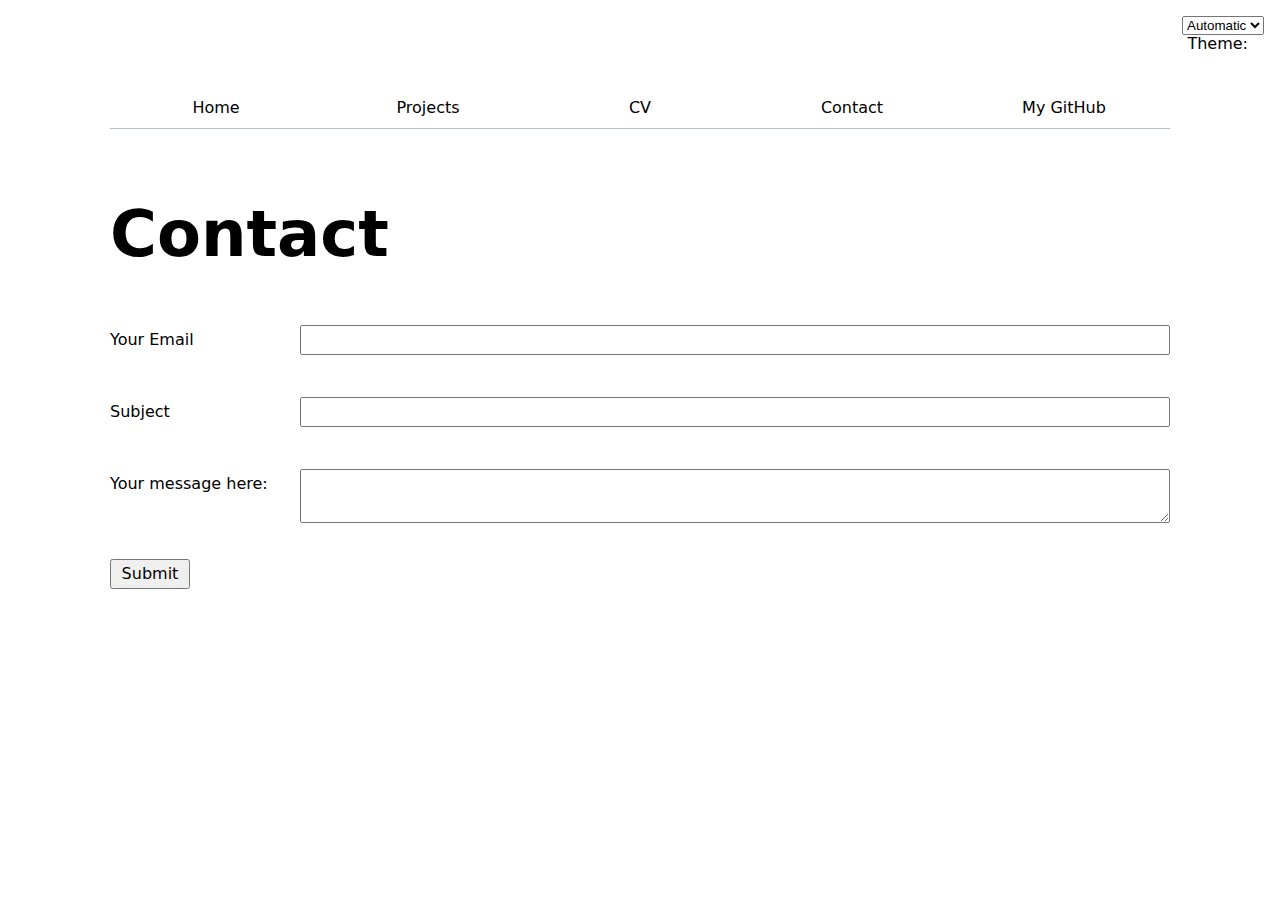
<file: contact/index.html>
<!DOCTYPE html>
<html lang="en">
<head>
    <meta charset="UTF-8">
    <meta name="viewport" content="width=device-width, initial-scale=1.0">
    <title>Contact</title>
    <link href="../style.css" rel="stylesheet" />
    <script type="module" src="../global.js"></script>
</head>
<body>
    <h1>Contact</h1>
    <form action="mailto:adi_kup@mit.edu"
        method="GET">
        <label for="email" >Your Email</label>
        <input type="email" id="email" name="email"> </input>
        <label for="subject">Subject</label>
        <input name="subject" id="subject"> </input>
        <label for="body">Your message here:</label>
        <textarea name="body"></textarea> 
        <button class="buttons" type="submit" is="submit">Submit</button>
    </form>
</body>
</html>
</file>
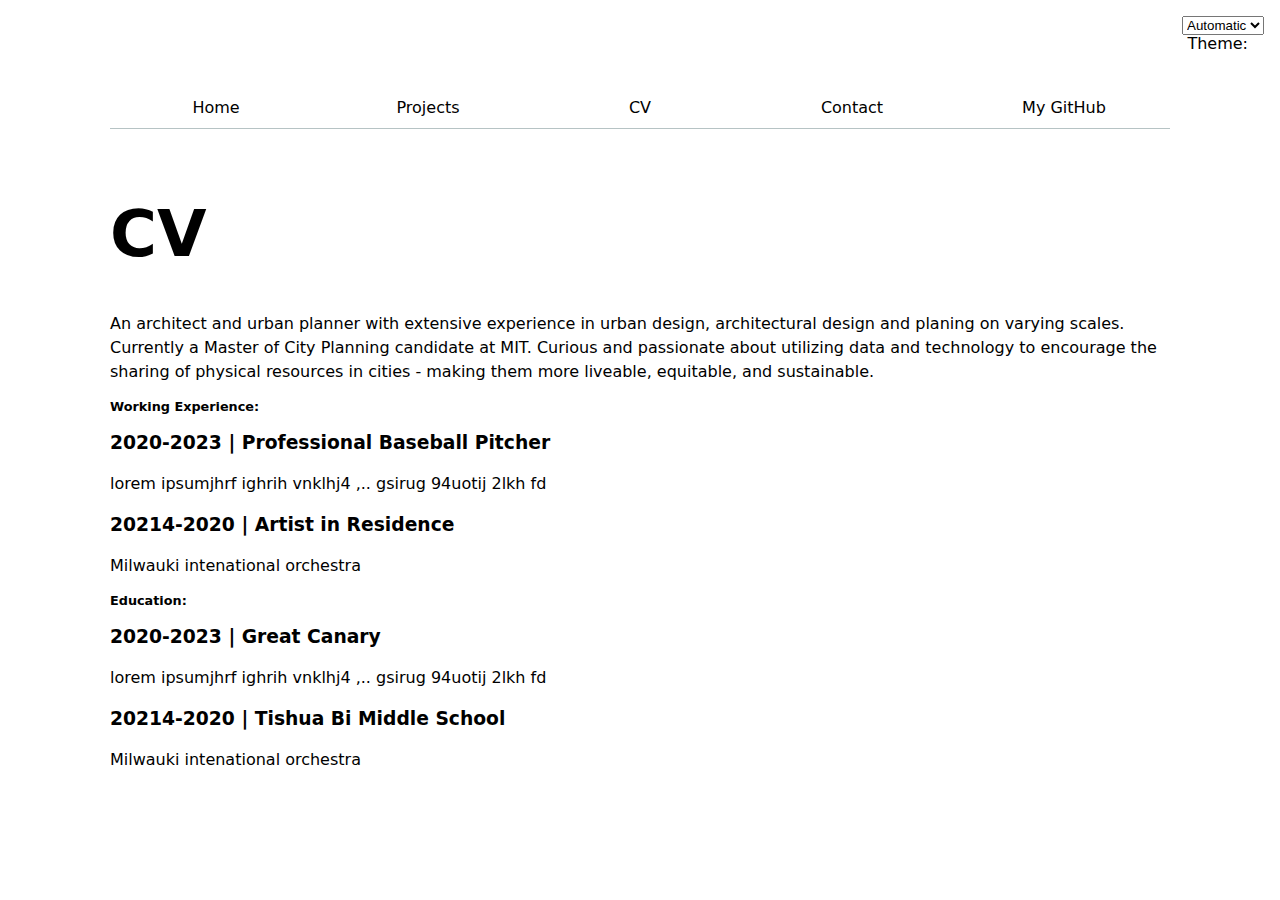
<file: CV/index.html>
<!DOCTYPE html>
<html lang="en">
<head>
    <meta charset="UTF-8">
    <meta name="viewport" content="width=device-width, initial-scale=1.0">
    <title>Document</title>
    <link href="../style.css" rel="stylesheet" />
    <script type="module" src="../global.js"></script>
</head>
<body>
    <h1>CV</h1>
    <section>
        <p>An architect and urban planner with extensive experience in urban design, architectural design and planing on varying scales. Currently 
            a Master of City Planning candidate at MIT. Curious and passionate about utilizing data and technology to encourage the sharing of physical resources in cities - making them
            more liveable, equitable, and sustainable.</p>
    </section>

    <section>
        <h2>Working Experience:</h2>
        <h3>2020-2023 | Professional Baseball Pitcher</h3>
        <p>lorem ipsumjhrf ighrih vnklhj4 ,.. gsirug 94uotij 2lkh fd</p>

        <h3>20214-2020 | Artist in Residence</h3>
        <p>Milwauki intenational orchestra </p>
    </section>

    <section>
        <h2>Education:</h2>
        <h3>2020-2023 | Great Canary</h3>
        <p>lorem ipsumjhrf ighrih vnklhj4 ,.. gsirug 94uotij 2lkh fd</p>

        <h3>20214-2020 | Tishua Bi Middle School</h3>
        <p>Milwauki intenational orchestra </p>
    </section>
</body>
</html>
</file>
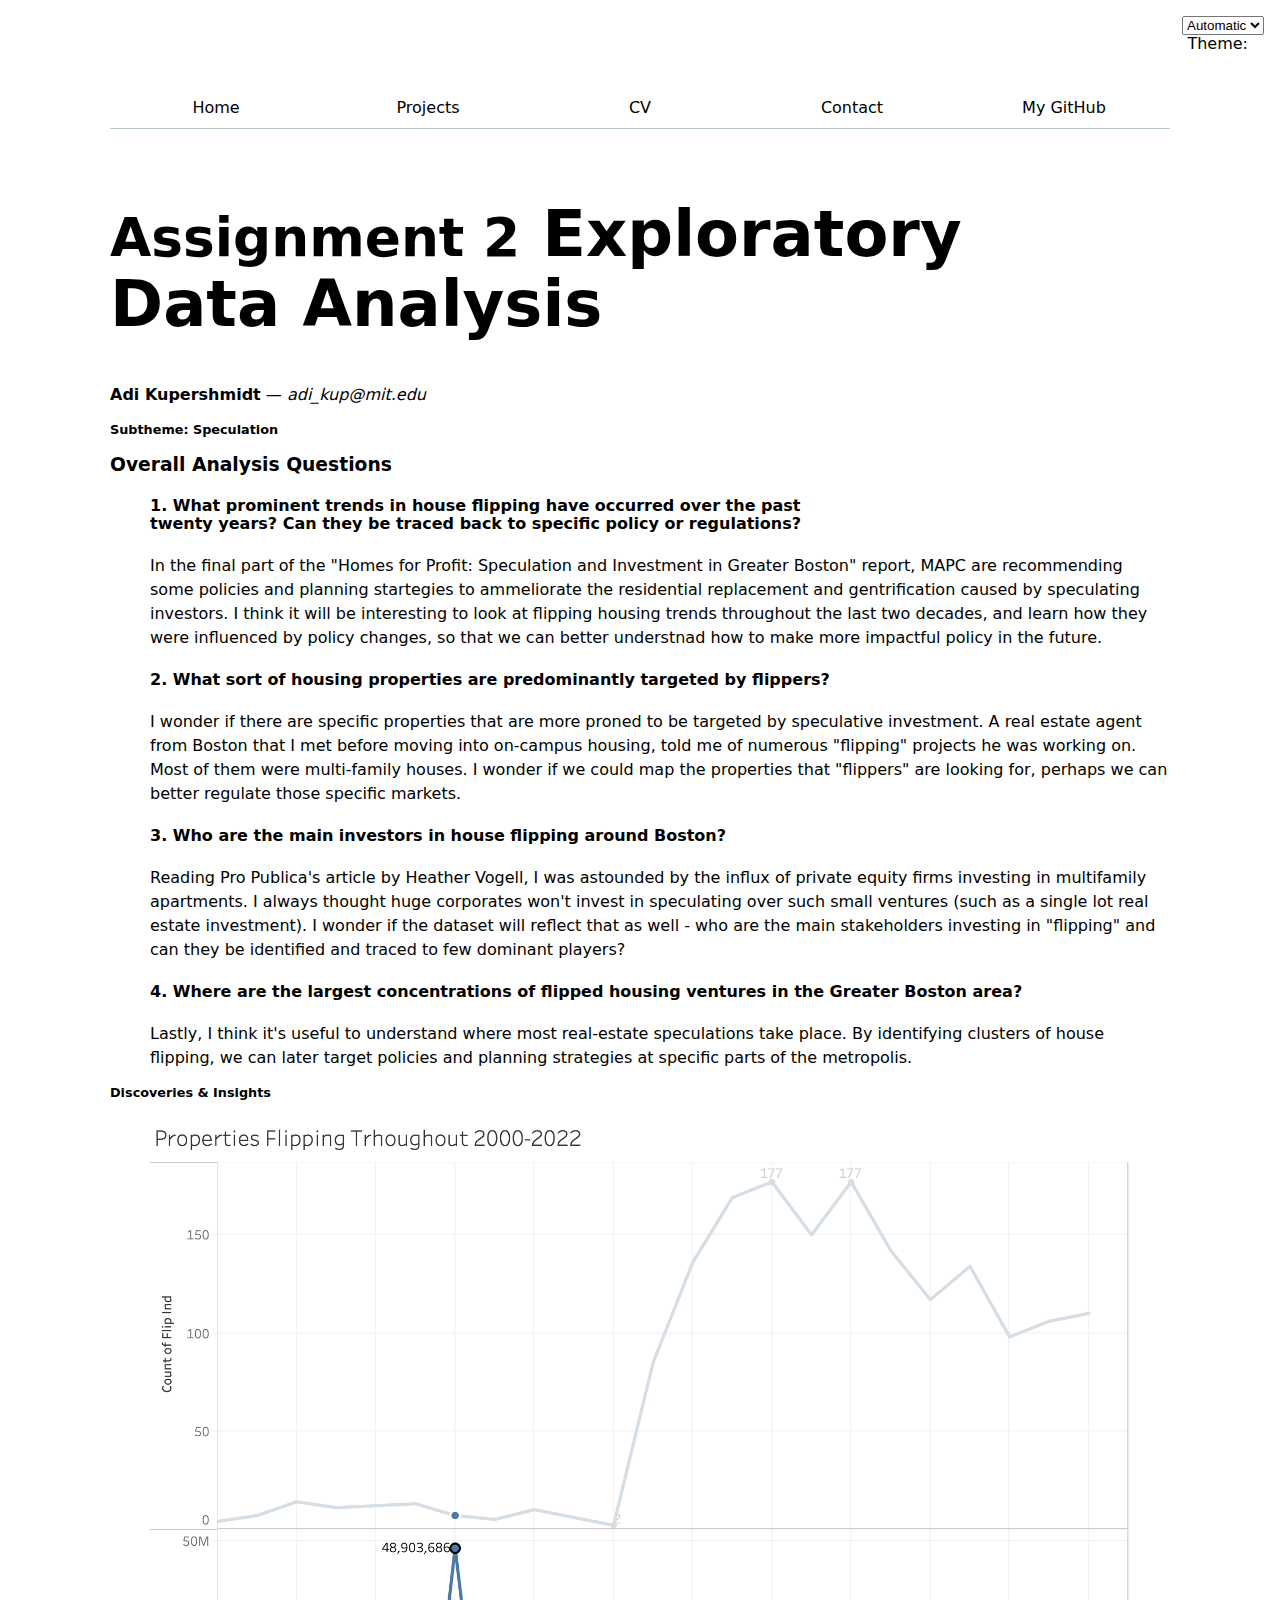
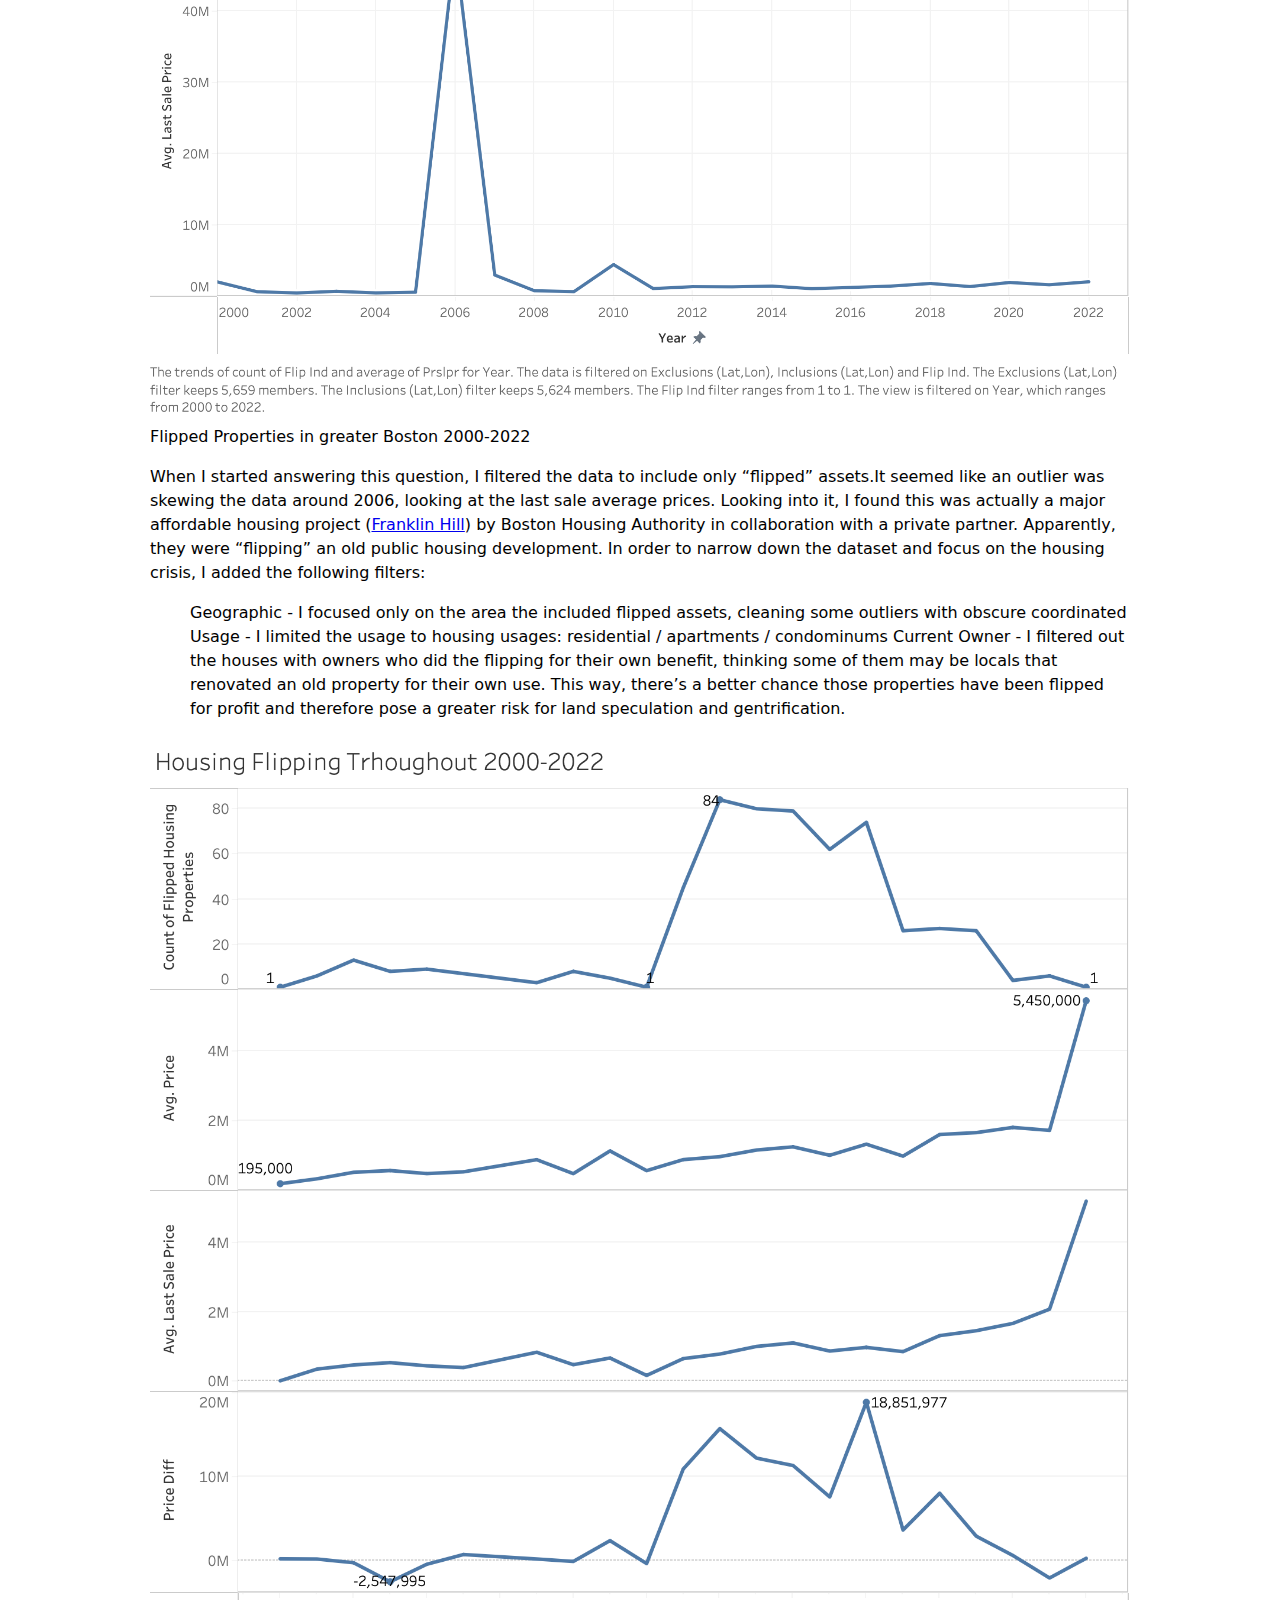
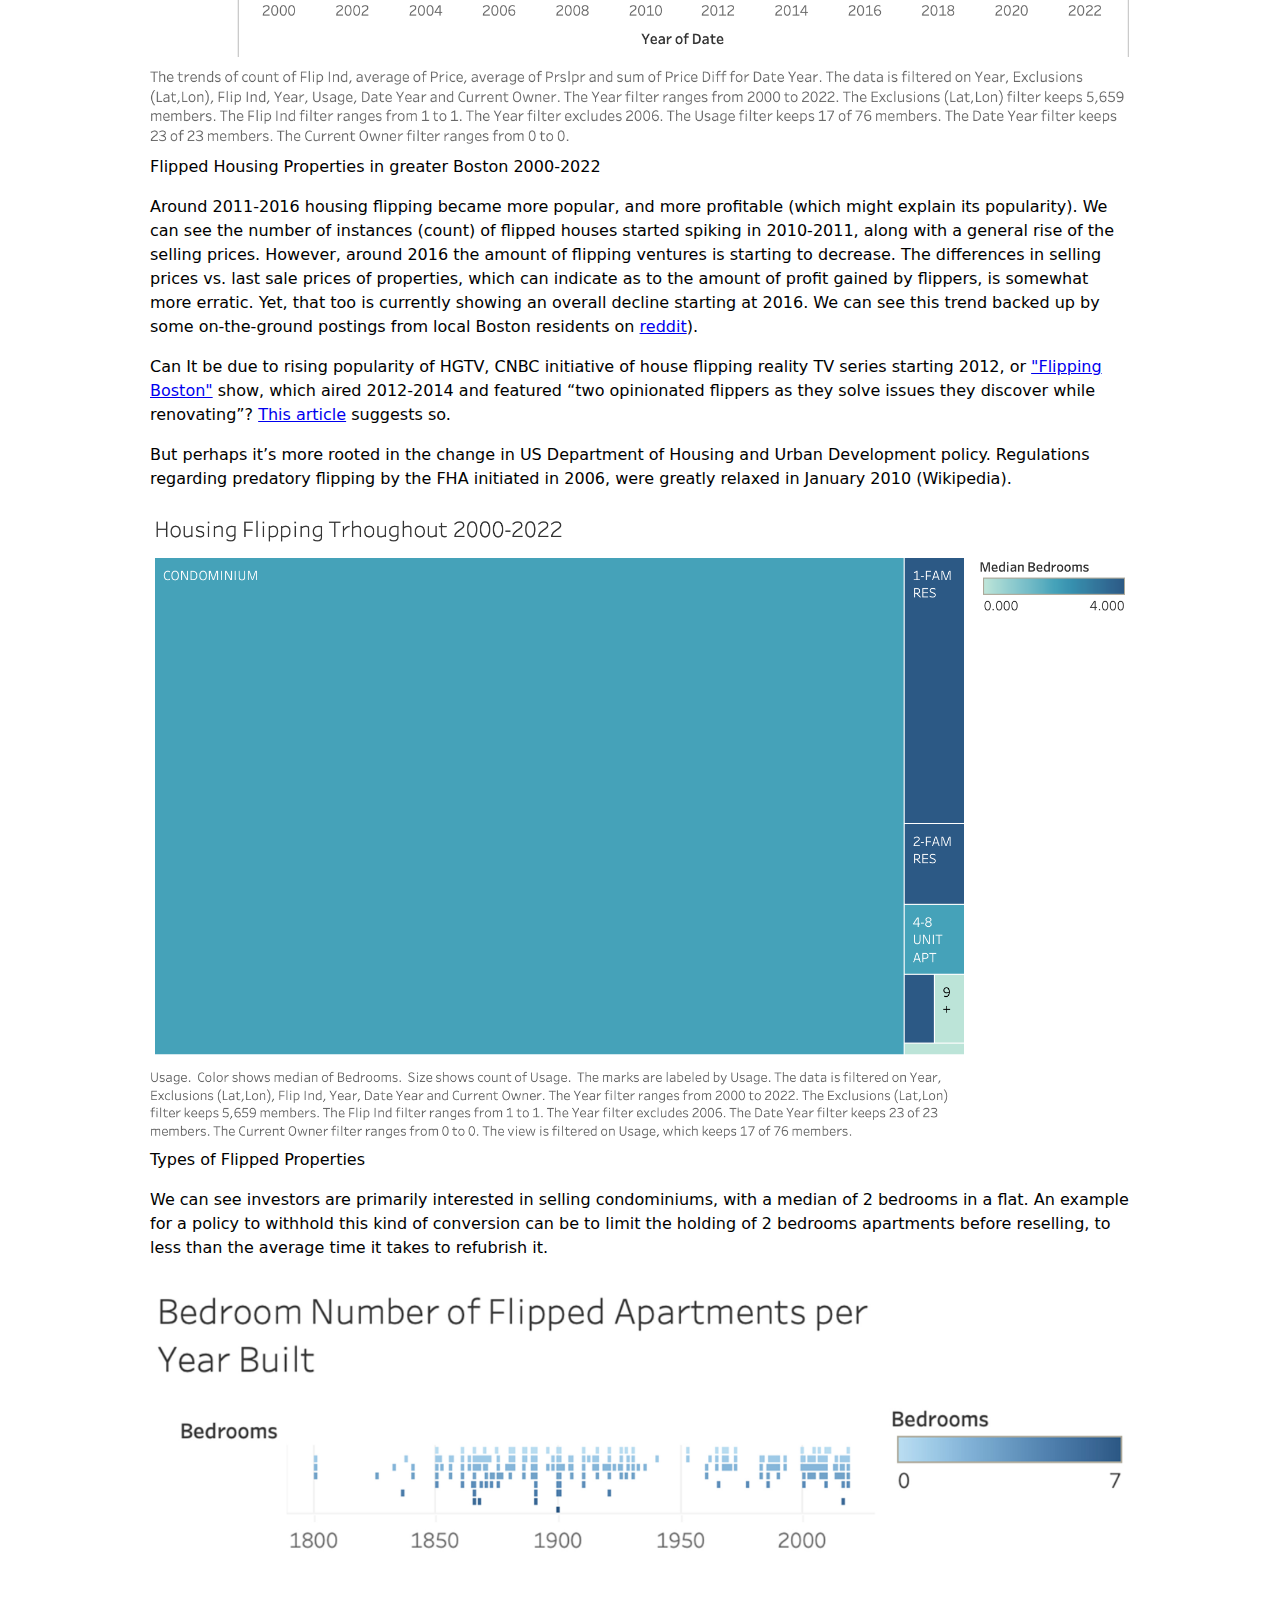
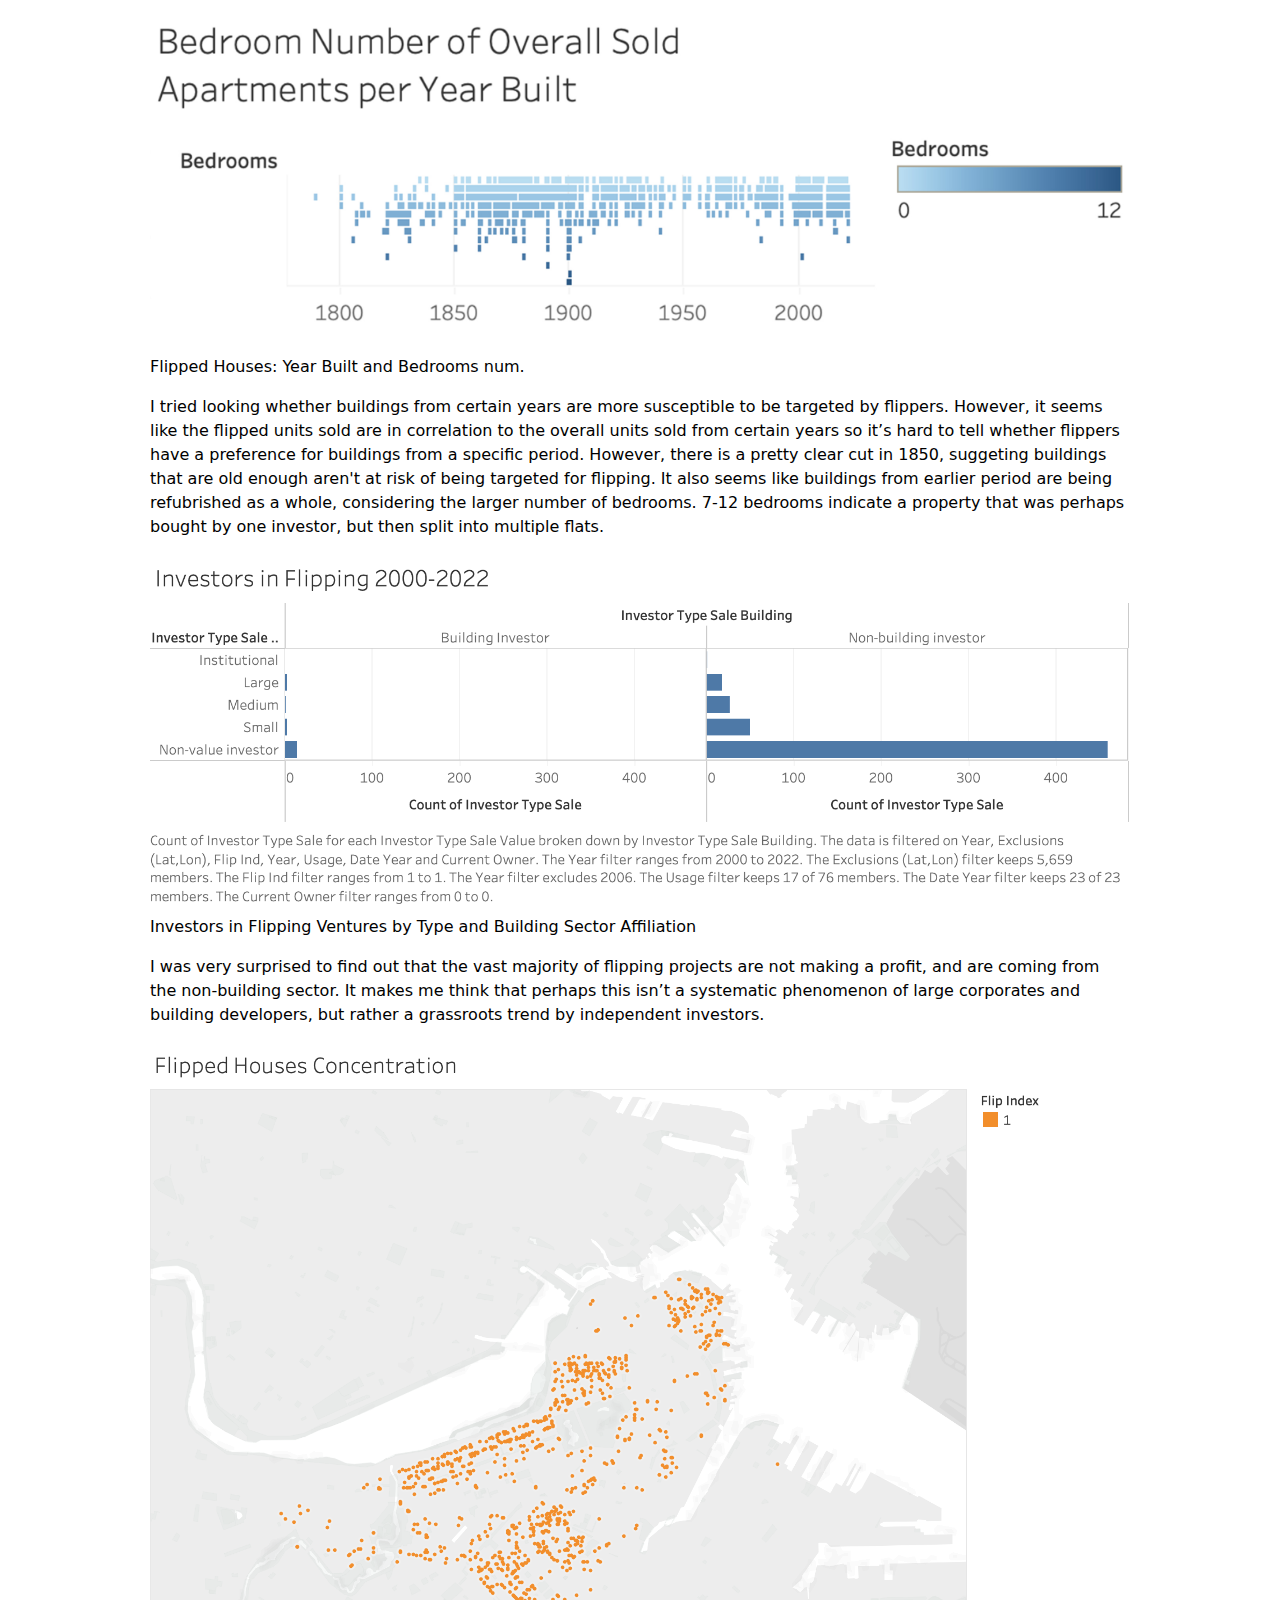
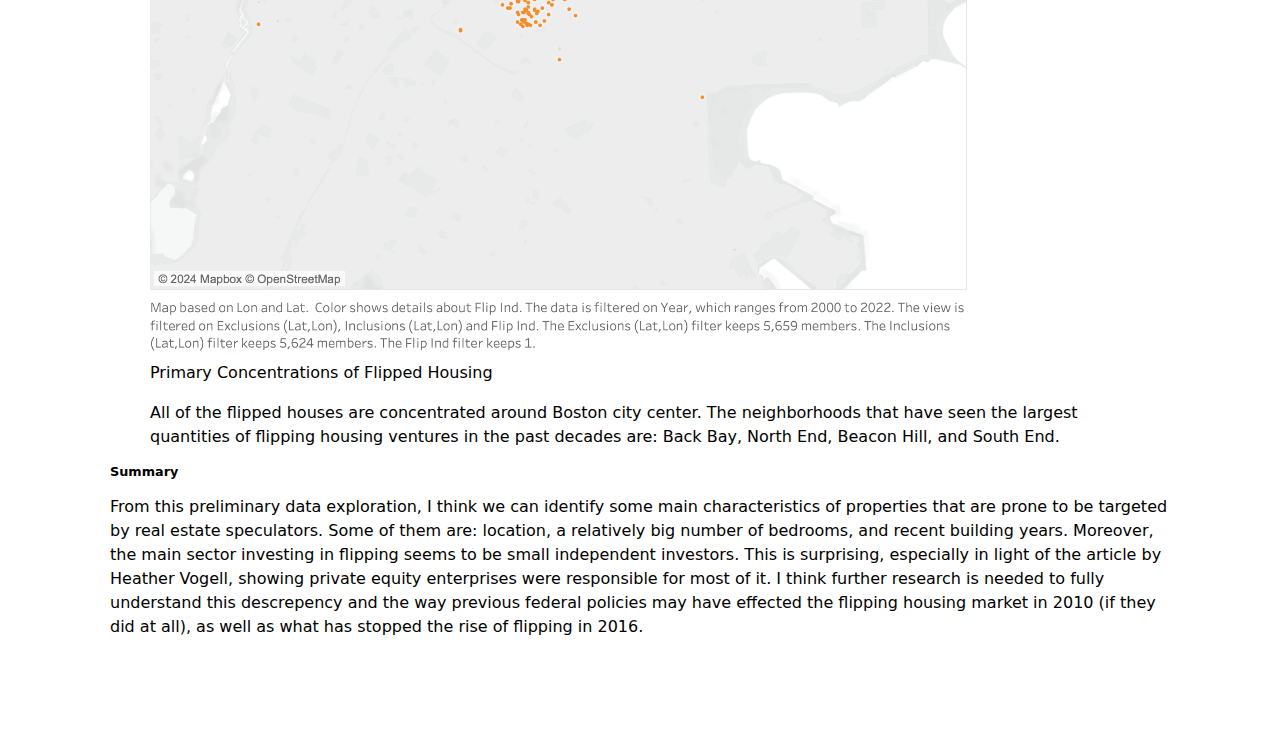
<file: projects/A2/index.html>
<!DOCTYPE html>
<html lang="en">
<head>
    <meta charset="UTF-8">
    <meta name="viewport" content="width=device-width, initial-scale=1.0">
    <title>A2 Assignment</title>
    <link href="/../style.css" rel="stylesheet" />
   <link rel="stylesheet" href="https://vis-society.github.io/assignments/report.css" />
   <script type="module" src="/../global.js"></script>
</head>
<body>
        <!DOCTYPE HTML>
        <html lang="en">
        <body>
            <header>
                <h1>
                    <small>Assignment 2</small>
                    Exploratory Data Analysis
                </h1>
        
                <p>
                    <strong>Adi Kupershmidt</strong> — <em>adi_kup@mit.edu</em>
                </p>
            </header>
            <main>
                <section>
                    <h2>Subtheme: Speculation</h2>
        
                    <h3>Overall Analysis Questions</h3>
                    <ol>
                        <li><h4>1. What prominent trends in house flipping have occurred over the past twenty years? Can they be traced back to specific policy or regulations?</h4>
                        <p>In the final part of the "Homes for Profit: Speculation and Investment in Greater Boston" report, MAPC are recommending some policies and planning startegies to ammeliorate 
                            the residential replacement and gentrification caused by speculating investors. I think it will be interesting to look at flipping housing trends throughout the last two decades,
                            and learn how they were influenced by policy changes, so that we can better understnad how to make more impactful policy in the future. </p></li>

                        <li><h4>2. What sort of housing properties are predominantly targeted by flippers?</h4>
                        <p>I wonder if there are specific properties that are more proned to be targeted by speculative investment. A real estate agent from Boston that I met before
                            moving into on-campus housing, told me of numerous "flipping" projects he was working on. Most of them were multi-family houses. I wonder if we could map 
                            the properties that "flippers" are looking for, perhaps we can better regulate those specific markets.
                        </p></li>
                        <li><h4>3. Who are the main investors in house flipping around Boston?</h4>
                        <p>Reading Pro Publica's article by Heather Vogell, I was astounded by the influx of private equity firms investing in multifamily apartments. I always thought 
                            huge corporates won't invest in speculating over such small ventures (such as a single lot real estate investment). I wonder if the dataset will reflect that 
                            as well - who are the main stakeholders investing in "flipping" and can they be identified and traced to few dominant players?
                        </p></li>
                        <li><h4>4. Where are the largest concentrations of flipped housing ventures in the Greater Boston area?</h4>
                        <p>Lastly, I think it's useful to understand where most real-estate speculations take place. By identifying clusters of house flipping, we can later target policies
                            and planning strategies at specific parts of the metropolis.
                        </p></li>
                    </ol>
                </section>
        
                <section>
                    <h2>Discoveries & Insights</h2>
        
                    <figure>
                        <img src="Graphs/Assets_flipping.png" alt="" style="max-width: 100%;"/>
                        <figcaption>
                        Flipped Properties in greater Boston 2000-2022
                        </figcaption>
                        <p><caption>When I started answering this question, I filtered the data to include only “flipped” assets.It seemed like an outlier was 
                            skewing the data around 2006, looking at the last sale average prices. Looking into it, I found this was actually a major affordable 
                            housing project (<a href="https://www.bostonhousing.org/en/Departments/Planning-and-Real-Estate-Development/Mixed-Finance-Development/Franklin-Hill.aspx">Franklin Hill</a>) by Boston 
                            Housing Authority in collaboration with a private partner. Apparently, they were “flipping” an old public housing development. 

                            In order to narrow down the dataset and focus on the housing crisis, I added the following filters:
                            <ol>
                                <li>Geographic - I focused only on the area the included flipped assets, cleaning some outliers with obscure coordinated</li>
                                <li>Usage - I limited the usage to housing usages: residential / apartments / condominums</li>
                                <li>Current Owner - I filtered out the houses with owners who did the flipping for their own benefit, thinking some of them may be locals that renovated an old property for their own use. This way, there’s a better chance
                                     those properties have been flipped for profit and therefore pose a greater risk for land speculation and gentrification. </li>
                            </ol>
                             </caption></p>
                    </figure>
        
                    <figure>
                        <img src="Graphs/Only Housing.png" alt="" style="max-width: 100%;"/>
                        <figcaption>
                        Flipped Housing Properties in greater Boston 2000-2022
                        </figcaption>
                        <p><caption> Around 2011-2016 housing flipping became more popular, and more profitable (which might explain its popularity). We can see the number of instances (count) of flipped houses 
                            started spiking in 2010-2011, along with a general rise of the selling prices. 
                            However, around 2016 the amount of flipping ventures is starting to decrease. The differences in selling prices vs. last sale prices of properties, which can indicate as to the amount 
                            of profit gained by flippers, is somewhat more erratic. Yet, that too is currently showing an overall decline starting at 2016. 
                            We can see this trend backed up by some on-the-ground postings from local Boston residents on  
                            <a href="//www.reddit.com/r/RealEstate/comments/5q3vmx/fthb_dealing_with_terrible_flipper_trend_in_the/">reddit</a>).</caption></p> 
                            <p>Can It be due to rising popularity of HGTV, 
                                CNBC initiative of house flipping reality TV series starting 2012, or <a href="https://www.imdb.com/title/tt2201533/">"Flipping Boston"</a> show, which aired 2012-2014 and featured “two opinionated 
                                flippers as they solve issues they discover while renovating”?  <a href="https://www.boston.com/real-estate/home-improvement/2018/06/15/for-house-flippers-reality-meets-reality-tv/">This article</a> suggests so. </p>

                                <p>But perhaps it’s more rooted in the change in US Department of Housing and Urban Development policy. Regulations regarding predatory flipping by the FHA initiated in 2006, were greatly relaxed in January 2010 (Wikipedia). 
                                </p>
                    </figure>
        
                    <figure>
                        <img src="Graphs/types of properties.png" alt="" style="max-width: 100%;"/>
                        <figcaption>
                        Types of Flipped Properties 
                        </figcaption>
                        <p><caption>We can see investors are primarily interested in selling condominiums, with a median of 2 bedrooms in a flat. An example for a policy to withhold this kind of
                            conversion can be to limit the holding of 2 bedrooms apartments before reselling, to less than the average time it takes to refubrish it.
                        </caption></p>
                    </figure>
        
                    <figure>
                        <img src="Graphs/Yearbuilt.jpg" alt="" style="max-width: 100%;"/>
                        <figcaption>
                        Flipped Houses: Year Built and Bedrooms num.
                        </figcaption>
                        <p><caption>I tried looking whether buildings from certain years are more susceptible to be targeted by flippers. However, it seems like the flipped units sold are in correlation to the overall units sold from 
                            certain years so it’s hard to tell whether flippers have a preference for buildings from a specific period. However, there is a pretty clear cut in 1850, suggeting buildings that are old enough aren't at risk 
                            of being targeted for flipping. It also seems like buildings from earlier period are being refubrished as a whole, considering the larger number of bedrooms. 7-12 bedrooms indicate a property that was perhaps bought by one
                            investor, but then split into multiple flats.</caption></p>
                    </figure>
        
                    <figure>
                        <img src="Graphs/Investors_bldg.png" alt="" style="max-width: 100%;"/>
                        <figcaption>
                        Investors in Flipping Ventures by Type and Building Sector Affiliation
                        </figcaption>
                        <p><caption>I was very surprised to find out that the vast majority of flipping projects are not making a profit, and are coming from the non-building sector. It makes me think that perhaps this isn’t 
                            a systematic phenomenon of large corporates and building developers, but rather a grassroots trend by independent investors.</caption></p>
                    </figure>
        
                    <figure>
                        <img src="Graphs/map.png" alt="" style="max-width: 100%;"/>
                        <figcaption>
                        Primary Concentrations of Flipped Housing
                        </figcaption>
                        <p><caption>All of the flipped houses are concentrated around Boston city center. The neighborhoods that have seen the largest quantities 
                            of flipping housing ventures in the past decades are: Back Bay, North End, Beacon Hill, and South End. </caption></p>
                    </figure>
        
                
                </section>
        
                <section>
                    <h2>Summary</h2>
                    <p>From this preliminary data exploration, I think we can identify some main characteristics of properties that are prone to be targeted by real estate speculators. Some of them are: location, a relatively 
                      big number of bedrooms, and recent building years. Moreover, the main sector investing in flipping seems to be small independent investors. This is surprising, especially in light 
                      of the article by Heather Vogell, showing private equity enterprises were responsible for most of it. I think further research is needed to fully understand this descrepency and the way previous
                      federal policies may have effected the flipping housing market in 2010 (if they did at all), as well as what has stopped the rise of flipping in 2016.
                    </p>
                </section>
            </main>
        </body>
        </html>
        
</body>
</html>
</file>
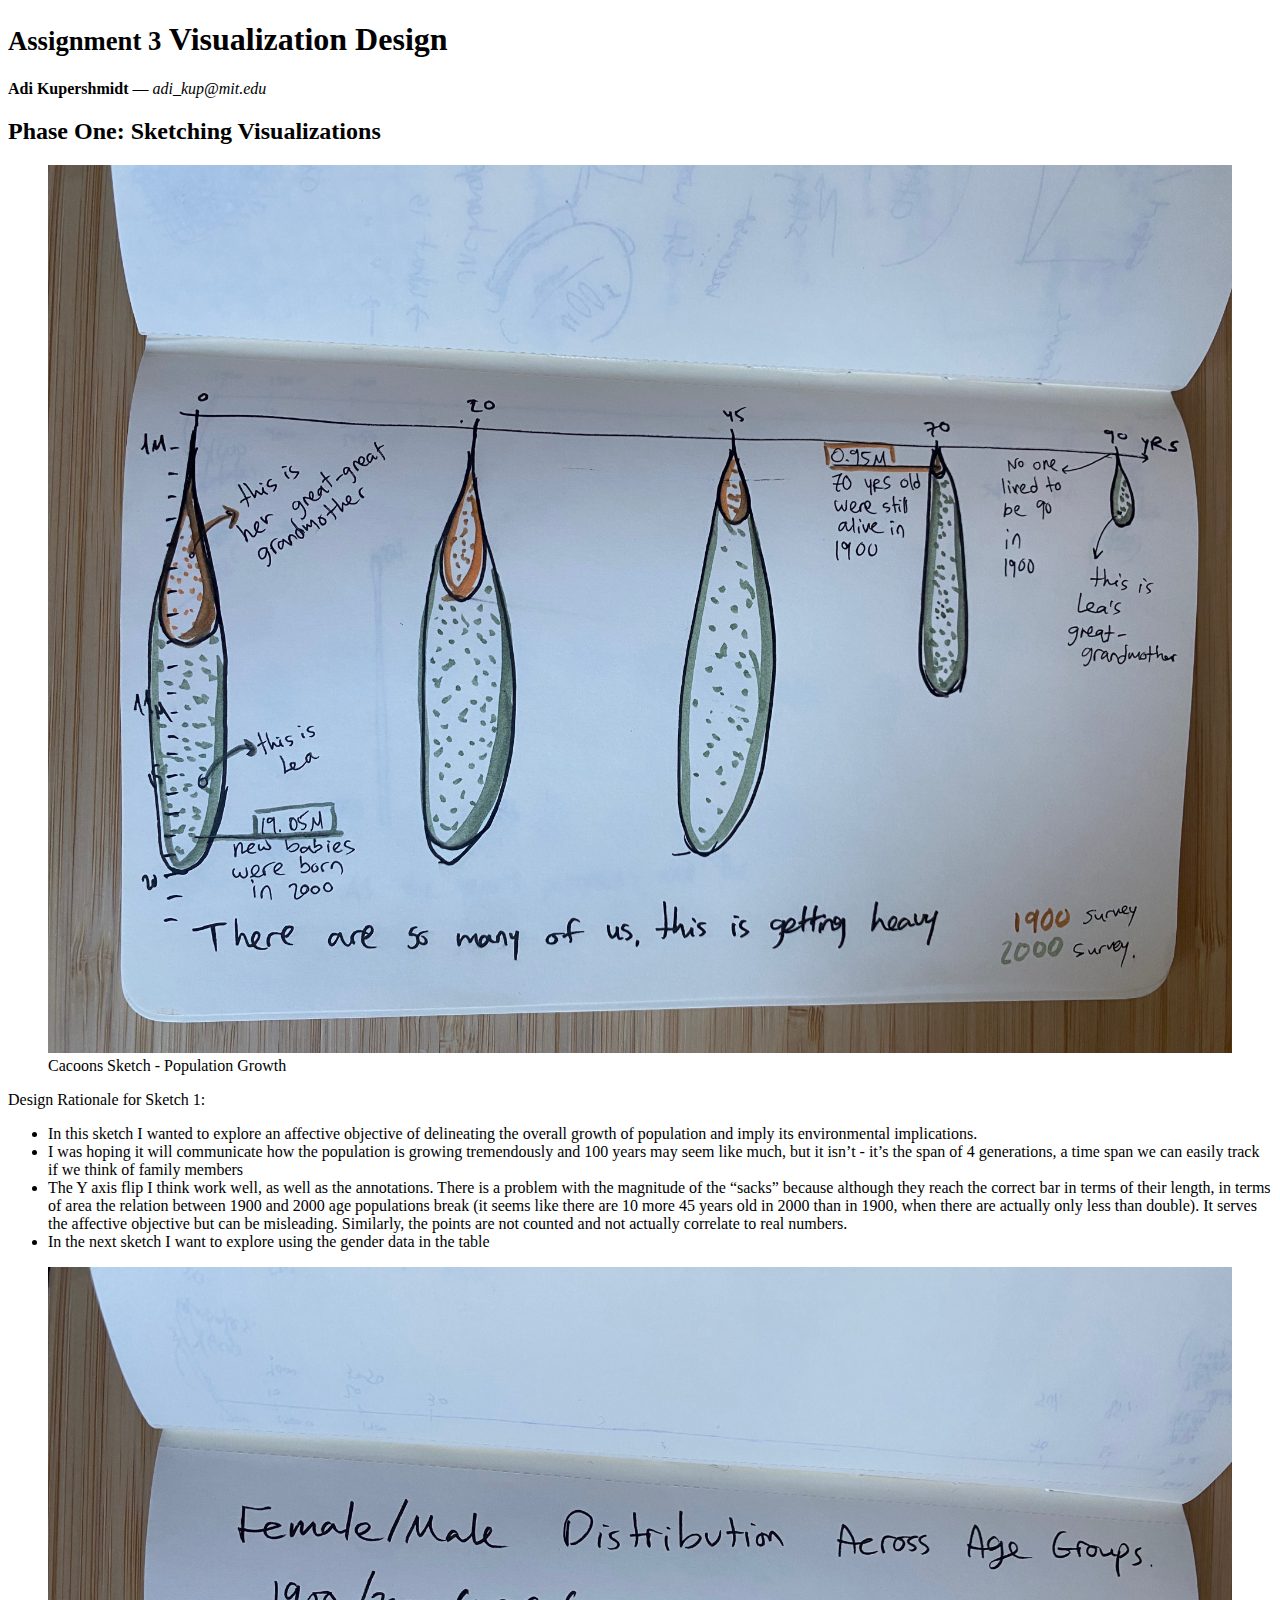
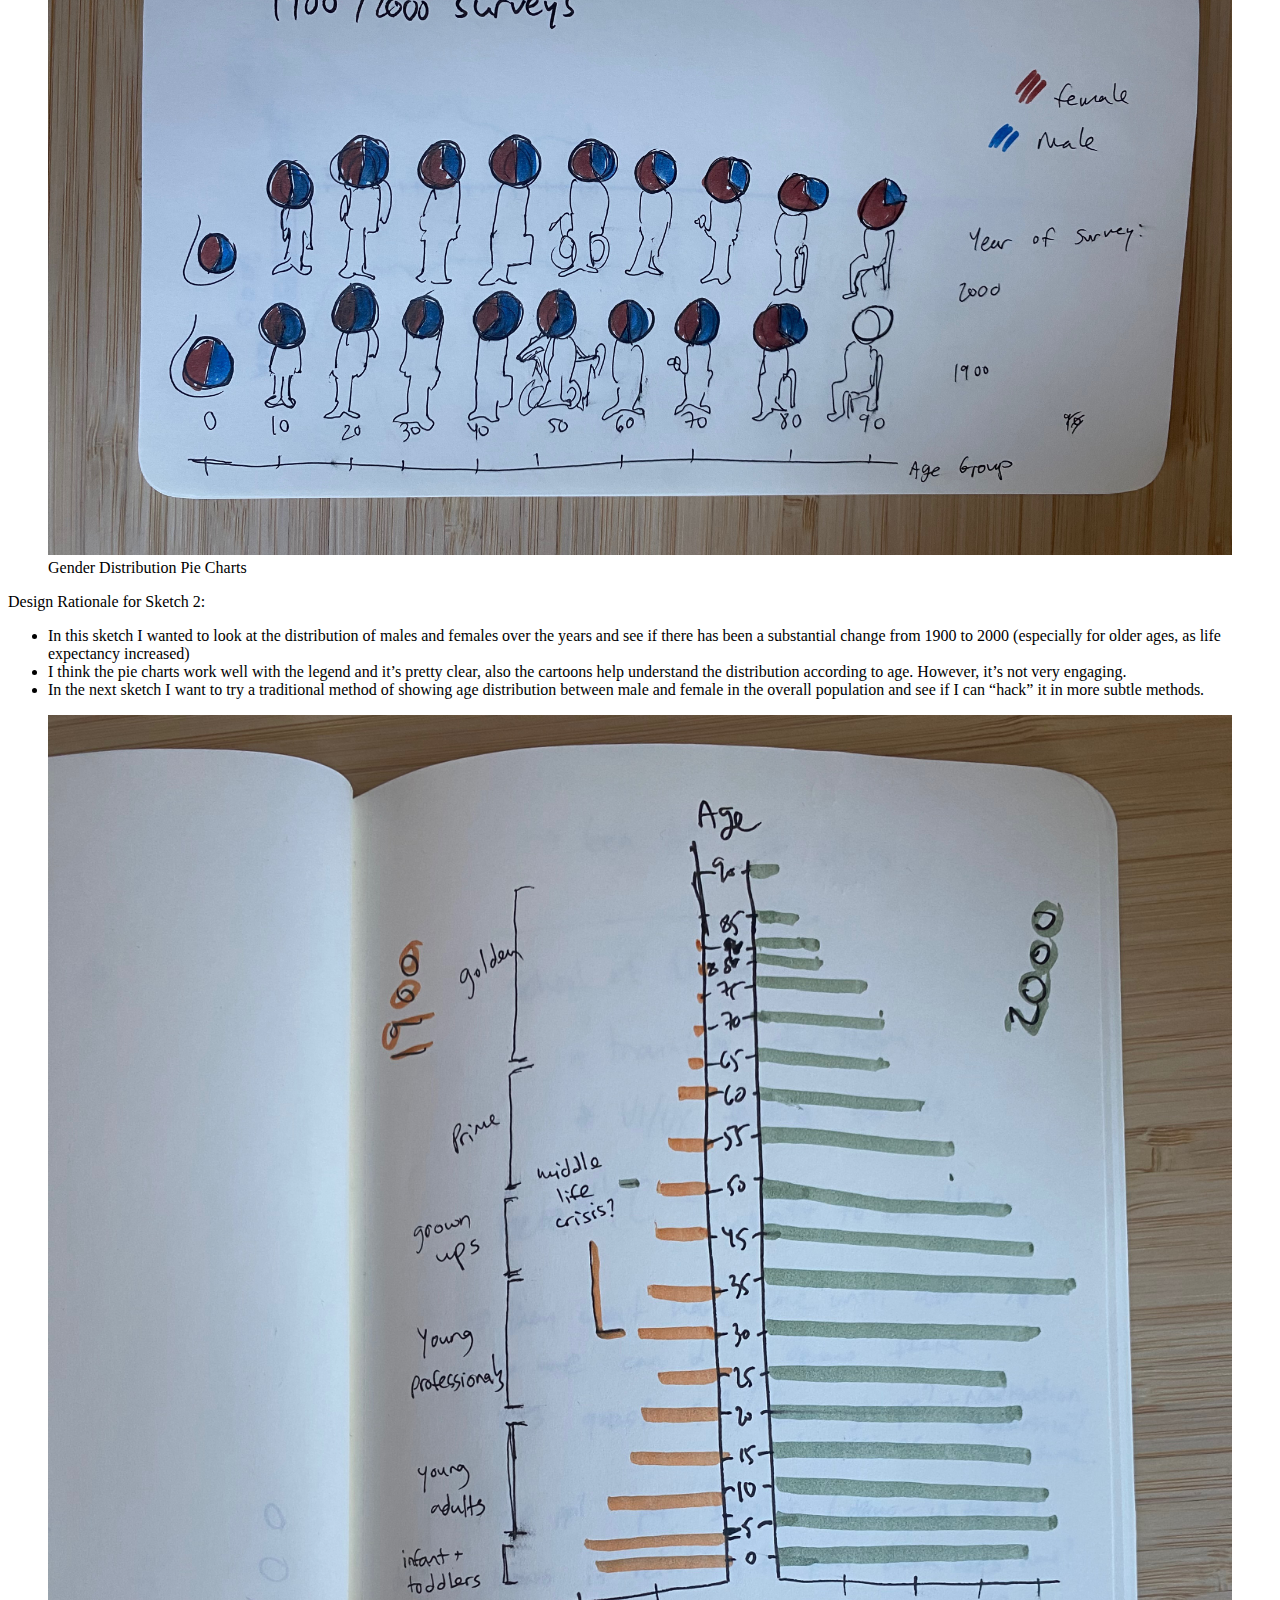
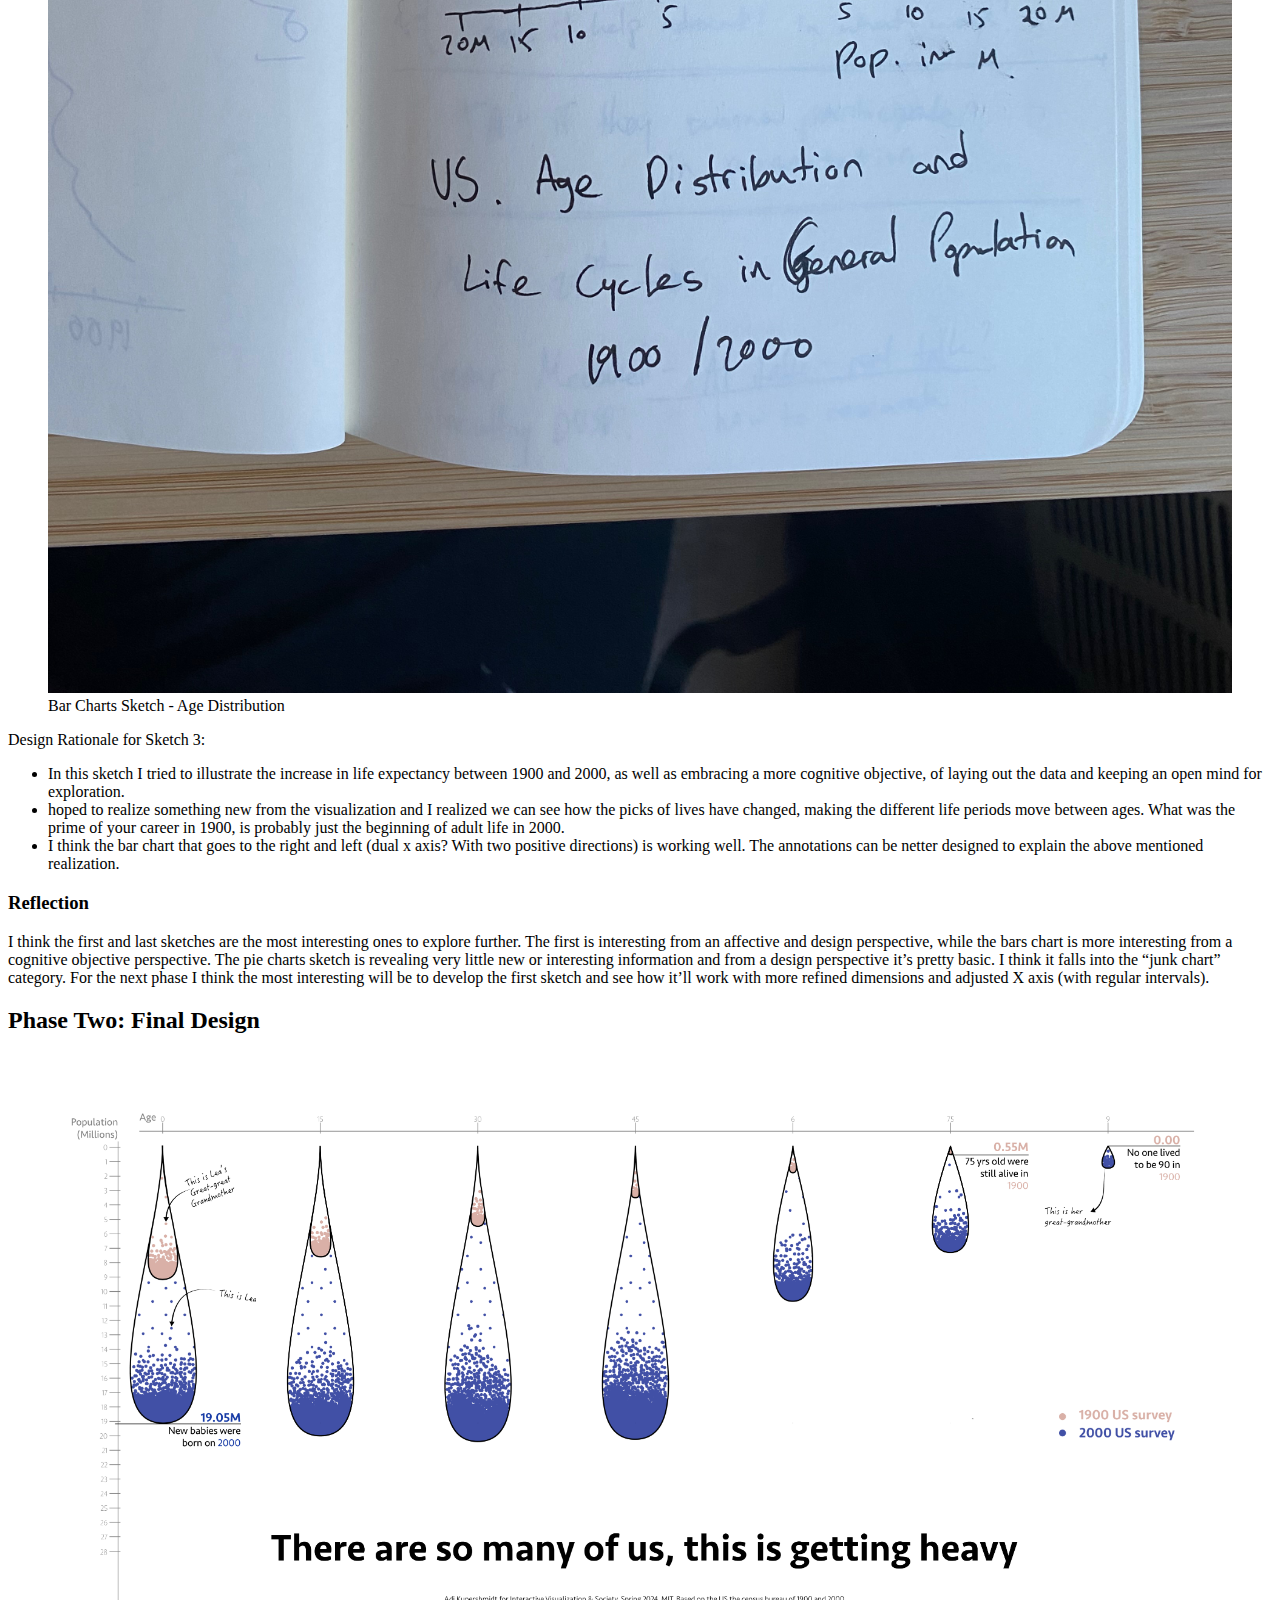
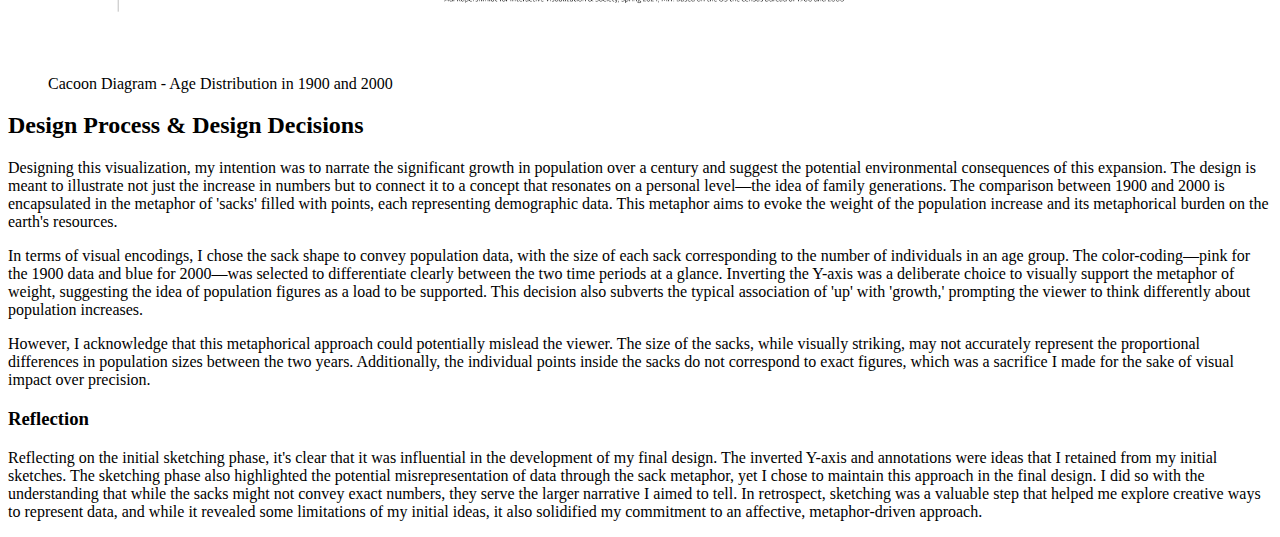
<file: projects/A3/index.html>
<!DOCTYPE HTML>
<html lang="en">
<head>
	<title>Vis & Society Assignment 3</title>
	<link rel="stylesheet" href="https://vis-society.github.io/assignments/report.css" />
</head>

<body>
	<header>
		<h1>
			<small>Assignment 3</small>
			Visualization Design
		</h1>

		<p>
			<strong>Adi Kupershmidt</strong> — <em>adi_kup@mit.edu</em>
		</p>
	</header>

	<main>
		<section>
			<h2>Phase One: Sketching Visualizations</h2>

      <figure>
				<img src="images/sketch - 3.jpeg" alt="" width="100%"/>
				<figcaption>
					Cacoons Sketch - Population Growth
				</figcaption>
			</figure>

			<p>
				Design Rationale for Sketch 1:
			</p>

			<ul>
				<li>In this sketch I wanted to explore an affective objective of delineating the overall 
                    growth of population and imply its environmental implications.</li>
				<li>I was hoping it will communicate how the population is growing tremendously and 100 years 
                    may seem like much, but it isn’t - it’s the span of 4 generations, a time span we 
                    can easily track if we think of family members</li>
				<li>The Y axis flip I think work well, as well as the annotations. There is a problem with the 
                    magnitude of the “sacks” because although they reach the correct bar in terms of their length, 
                    in terms of area the relation between 1900 and 2000 age populations break (it seems like there 
                    are 10 more 45 years old in 2000 than in 1900, when there are actually only less than double). 
                    It serves the affective objective but can be misleading. Similarly, the points are not counted and not 
                    actually correlate to real numbers.
                </li>
                <li>In the next sketch I want to explore using the gender data in the table
                </li>
			</ul>

      <figure>
				<img src="images/sketch - 2.jpeg" alt="" width="100%"/>
				<figcaption>
          Gender Distribution Pie Charts
				</figcaption>
			</figure>

			<p>
				Design Rationale for Sketch 2:
			</p>

			<ul>
				<li>In this sketch I wanted to look at the distribution of males and females over 
                    the years and see if there has been a substantial change from 1900 to 2000 
                    (especially for older ages, as life expectancy increased)
                </li>
				<li>I think the pie charts work well with the legend and it’s pretty clear, 
                    also the cartoons help understand the distribution according to age. 
                    However, it’s not very engaging.
                </li>
				<li>In the next sketch I want to try a traditional method of showing age distribution 
                    between male and female in the overall population and see if I can “hack” it in 
                    more subtle methods.</li>
			</ul>

      <figure>
				<img src="images/sketch - 1.jpeg" alt="" width="100%"/>
				<figcaption>
                    Bar Charts Sketch - Age Distribution
				</figcaption>
			</figure>

			<p>
				Design Rationale for Sketch 3:
			</p>

			<ul>
				<li>In this sketch I tried to illustrate the increase in life expectancy 
                    between 1900 and 2000, as well as embracing a more cognitive objective, 
                    of laying out the data and keeping an open mind for exploration.</li>
				<li> hoped to realize something new from the visualization and I realized we can see how the picks of lives have changed, making the different life periods move between ages. What was the prime of your career in 1900, is probably just the beginning of adult life in 2000.
                </li>
				<li>I think the bar chart that goes to the right and left (dual x axis? With two positive directions) is working well. The annotations can be netter designed to explain the above mentioned realization. 
                </li>
			</ul>

      <h3>Reflection</h3>

      <p>
        I think the first and last sketches are the most interesting ones to explore further. The first is interesting from an affective and design perspective, while the bars chart is more interesting from a cognitive objective perspective. The pie charts sketch is revealing very little new or interesting information and from a design perspective it’s pretty basic. I think it falls into the “junk chart” category. For the next phase I think the most interesting will be to develop the first  sketch and see how it’ll work with more refined dimensions and adjusted X axis (with regular intervals). 

      </p>

		</section>

		<section>
			<h2>Phase Two: Final Design</h2>

			<figure>
				<img src="images/Population dist viz.png" alt="" width="100%"/>
				<figcaption>
            Cacoon Diagram - Age Distribution in 1900 and 2000</figcaption>
			</figure>
		</section>

		<section>
			<h2>Design Process & Design Decisions</h2>

			<p>
        
	Designing this visualization, my intention was to narrate the significant growth in population over a century and suggest the potential environmental consequences of this expansion. The design is meant to illustrate not just the increase in numbers but to connect it to a concept that resonates on a personal level—the idea of family generations. The comparison between 1900 and 2000 is encapsulated in the metaphor of 'sacks' filled with points, each representing demographic data. This metaphor aims to evoke the weight of the population increase and its metaphorical burden on the earth's resources.
      </p>
<p>In terms of visual encodings, I chose the sack shape to convey population data, with the size of each sack corresponding to the number of individuals in an age group. The color-coding—pink for the 1900 data and blue for 2000—was selected to differentiate clearly between the two time periods at a glance. Inverting the Y-axis was a deliberate choice to visually support the metaphor of weight, suggesting the idea of population figures as a load to be supported. This decision also subverts the typical association of 'up' with 'growth,' prompting the viewer to think differently about population increases.</p>
<p>However, I acknowledge that this metaphorical approach could potentially mislead the viewer. The size of the sacks, while visually striking, may not accurately represent the proportional differences in population sizes between the two years. Additionally, the individual points inside the sacks do not correspond to exact figures, which was a sacrifice I made for the sake of visual impact over precision.</p>

      <h3>Reflection</h3>

      <p>Reflecting on the initial sketching phase, it's clear that it was influential in the development of my final design. The inverted Y-axis and annotations were ideas that I retained from my initial sketches. The sketching phase also highlighted the potential misrepresentation of data through the sack metaphor, yet I chose to maintain this approach in the final design. I did so with the understanding that while the sacks might not convey exact numbers, they serve the larger narrative I aimed to tell. In retrospect, sketching was a valuable step that helped me explore creative ways to represent data, and while it revealed some limitations of my initial ideas, it also solidified my commitment to an affective, metaphor-driven approach.
    </p>
		</section>
	</main>
</body>
</html>
</file>
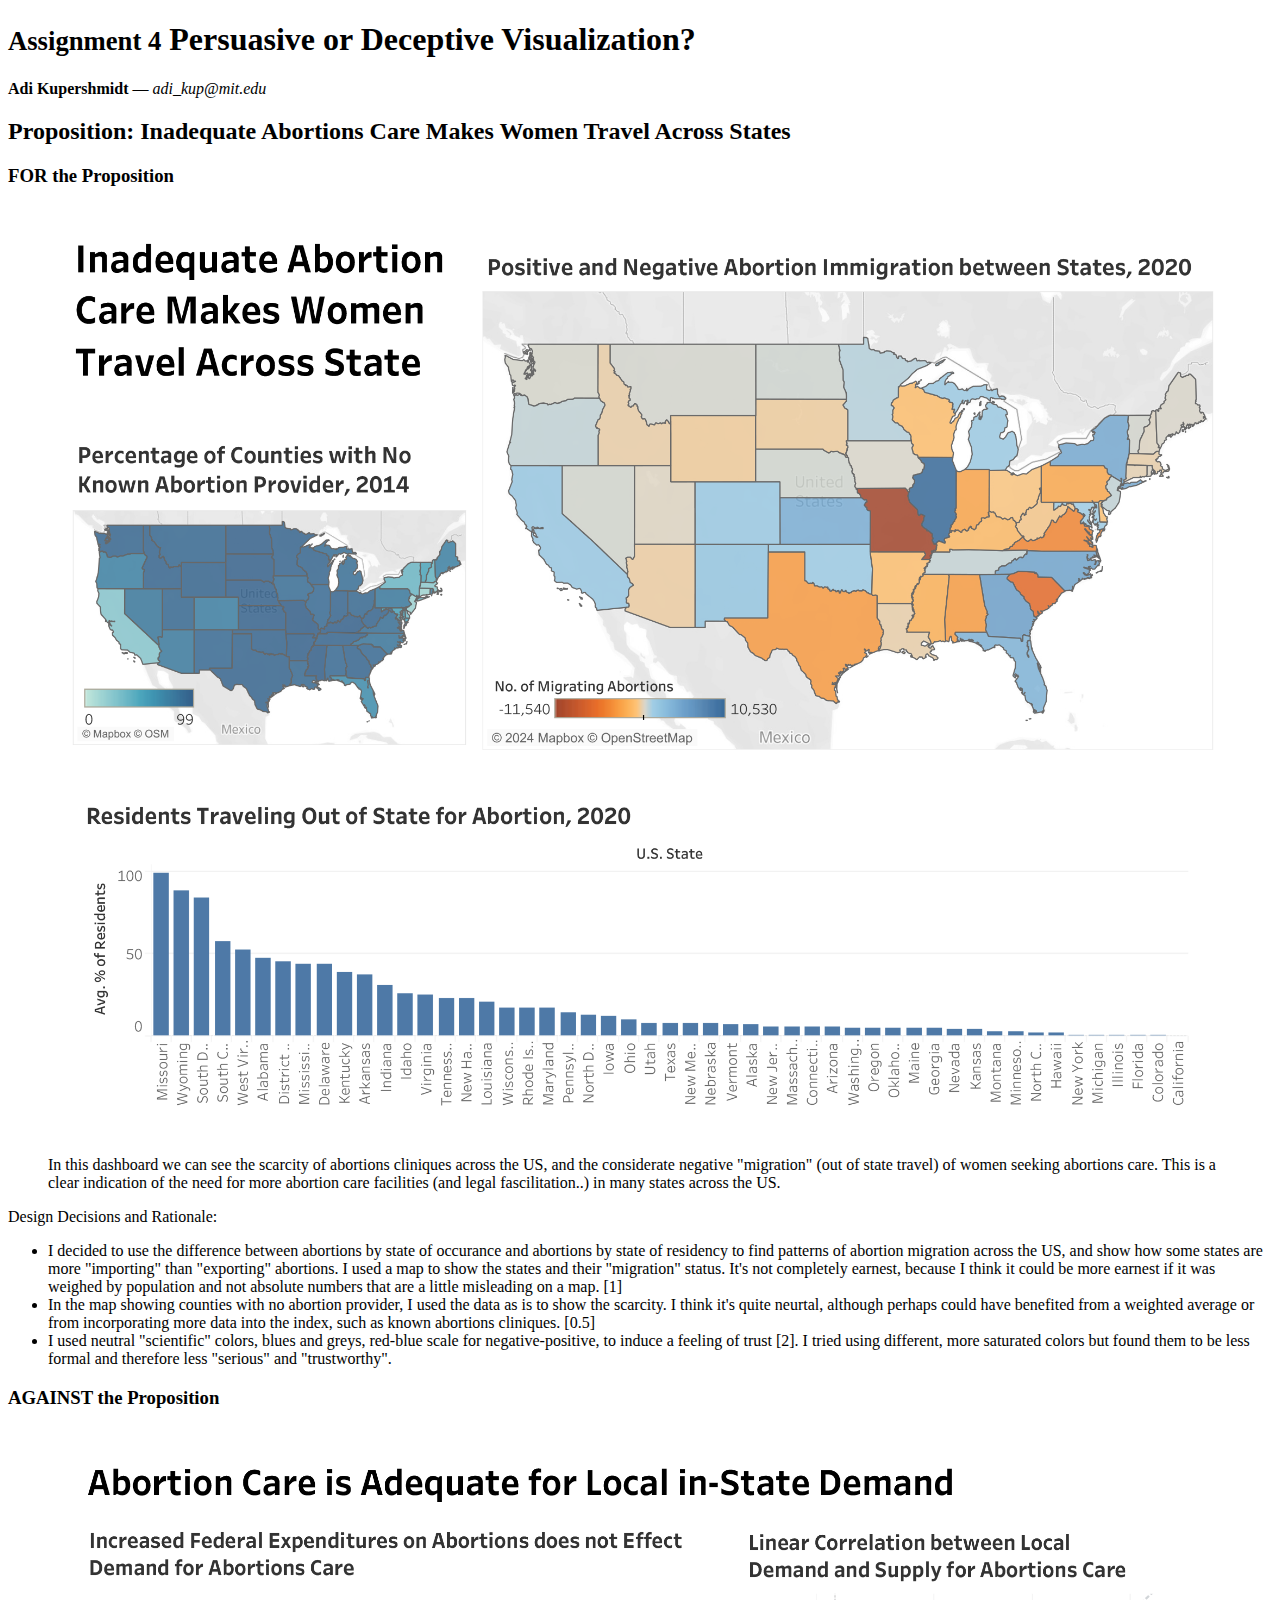
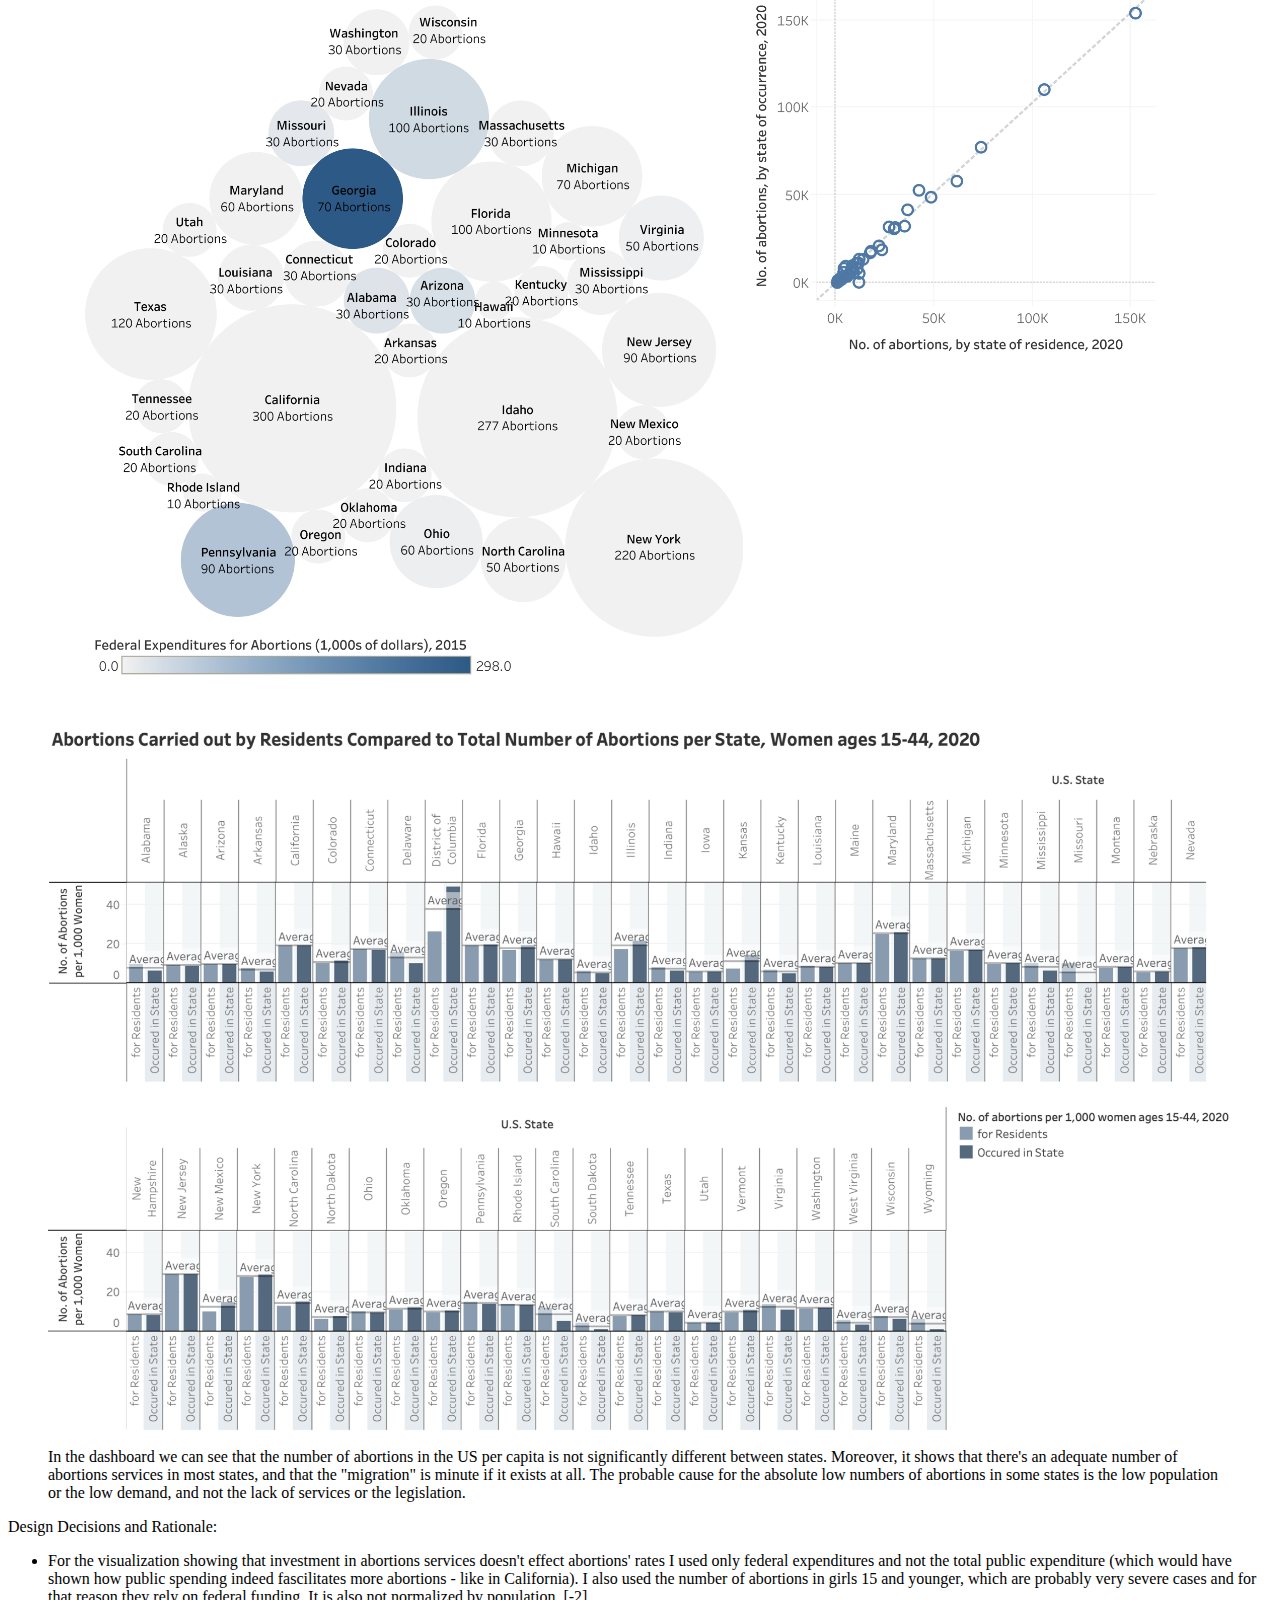
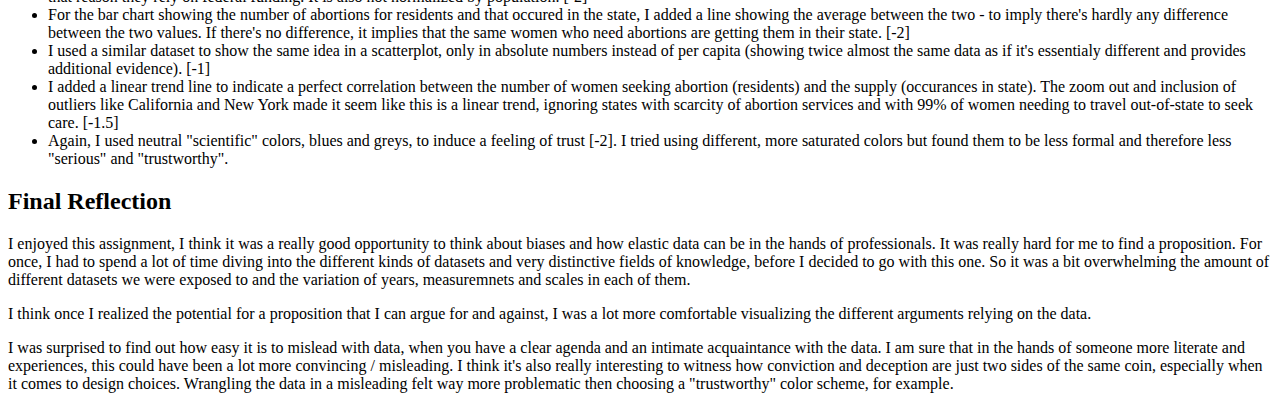
<file: projects/A4/index.html>
<!DOCTYPE HTML>
<html lang="en">
<head>
	<title>Vis & Society Assignment 3</title>
	<link rel="stylesheet" href="https://vis-society.github.io/assignments/report.css" />
</head>

<body>
	<header>
		<h1>
			<small>Assignment 4</small>
			Persuasive or Deceptive Visualization?
		</h1>

		<p>
			<strong>Adi Kupershmidt</strong> — <em>adi_kup@mit.edu</em>
		</p>
	</header>

	<main>
    <h2>Proposition: Inadequate Abortions Care Makes Women Travel Across States</h2>

		<section>
      <h3>FOR the Proposition</h3>

      <figure>
				<img src="images/inadequate.png" alt="" style="max-width: 100%;"/>
				<figcaption>
					In this dashboard we can see the scarcity of abortions cliniques across the US, and the considerate negative "migration" (out of state travel) of women seeking abortions care. 
                    This is a clear indication of the need for more abortion care facilities (and legal fascilitation..) in many states across the US.
				</figcaption>
			</figure>

			<p>
				Design Decisions and Rationale:
			</p>

			<ul>
				<li>I decided to use the difference between abortions by state of occurance and abortions by state of residency to find patterns of abortion migration across the US, and show how some 
                    states are more "importing" than "exporting" abortions. I used a map to show the states and their "migration" status. It's not completely earnest, because I think it could be more earnest 
                    if it was weighed by population and not absolute numbers that are a little misleading on a map. [1]
                </li>
				<li>In the map showing counties with no abortion provider, I used the data as is to show the scarcity. I think it's quite neurtal, although perhaps could have benefited from a weighted average 
                    or from incorporating more data into the index, such as known abortions cliniques. [0.5]
                </li>
				<li>I used neutral "scientific" colors, blues and greys, red-blue scale for negative-positive, to induce a feeling of trust [2]. I tried using different, more saturated colors but found them
                    to be less formal and therefore less "serious" and "trustworthy".
                </li>
			</ul>
    </section>

    <section>
      <h3>AGAINST the Proposition</h3>

      <figure>
				<img src="images/Adequate.png" alt="" style="max-width: 100%;"/>
				<figcaption>
          In the dashboard we can see that the number of abortions in the US per capita is not significantly different between states. Moreover, it shows that there's an adequate number of abortions services 
            in most states, and that the "migration" is minute if it exists at all. The probable cause for the absolute low numbers of abortions in some states is the low population or the low demand, 
            and not the lack of services or the legislation.
				</figcaption>
			</figure>

			<p>
				Design Decisions and Rationale:
			</p>

			<ul>
				<li>For the visualization showing that investment in abortions services doesn't effect abortions' rates I used 
                    only federal expenditures and not the total public expenditure (which would have shown how public spending indeed fascilitates more abortions - like in California). 
                    I also used the number of abortions in girls 15 and younger, which are probably very severe cases and for that reason they rely on federal funding. It is also not normalized
                    by population. [-2]
                </li>
				<li>For the bar chart showing the number of abortions for residents and that occured in the state, I added a line showing the average between the two - to imply there's hardly any difference
                    between the two values. If there's no difference, it implies that the same women who need abortions are getting them in their state. [-2]</li>
                <li>I used a similar dataset to show the same idea in a scatterplot, only in absolute numbers instead of per capita (showing twice almost the same data as if it's essentialy different 
                    and provides additional evidence). [-1]</li>
                <li>I added a linear trend line to indicate a perfect correlation between the number of women seeking abortion (residents) and the supply (occurances in state).
                    The zoom out and inclusion of outliers like California and New York made it seem like this is a linear trend, ignoring states with scarcity of abortion services and with 99% of women needing 
                    to travel out-of-state to seek care. [-1.5]</li>
                </li>
				<li>Again, I used neutral "scientific" colors, blues and greys, to induce a feeling of trust [-2]. I tried using different, more saturated colors but found them
                    to be less formal and therefore less "serious" and "trustworthy".</li>
			</ul>
    </section>

    <section>
      <h2>Final Reflection</h2>

      <p>I enjoyed this assignment, I think it was a really good opportunity to think about biases and how elastic data can be in the hands of professionals. It was really hard for me to find a proposition. 
        For once, I had to spend a lot of time diving into the different kinds of datasets and very distinctive fields of knowledge, before I decided to go with this one. So it was a bit overwhelming the amount of
        different datasets we were exposed to and the variation of years, measuremnets and scales in each of them. 
      </p>
      <p>
        I think once I realized the potential for a proposition that I can argue for and against, I was a lot more comfortable visualizing the different arguments relying on the data. 
      </p>
      <p>
        I was surprised to find out how easy it is to mislead with data, when you have a clear agenda and an intimate acquaintance with the data. I am sure that in the hands of someone more literate and experiences, this 
        could have been a lot more convincing / misleading. I think it's also really interesting to witness how conviction and deception are just two sides of the same coin, especially when it comes to design choices. 
        Wrangling the data in a misleading felt way more problematic then choosing a "trustworthy" color scheme, for example.
      </p>
    </section>
	</main>
</body>
</html>
</file>
<file: style.css>
:root{
	--color-accent:#42636b;
	color-scheme: light dark;
}

body {
    font: 100%/1.5 system-ui;
	max-width: 100%;
	margin-inline: 30px;
	padding: 5em;
}
h1, h2, h3, h4, h5, h6 {
	line-height: 1.1;
	text-wrap: balance;
}
h1{
	font-size: 400%;
}
h2{
	font-size: 80%;
}
li, ul{
	display: contents;
	}
caption{
	text-align: left;
}
nav{

	display: flex;
	--border-color: oklch(50% 10% 200 / 40%);
	border-bottom: 1px solid var(--border-color);
	margin-bottom: 70px;
	a{
		flex: 1;
		text-decoration: none;
		color: inherit;
		text-align: center;
		padding: 0.5em;
	}
	a:hover{
		border-bottom: 0.2em solid var(--color-accent);
	}
	a.current{
		border-bottom: 0.2em solid var(--border-color);
	} 
}
.color-scheme{
	position: absolute;
	top: 1rem;
	right: 1rem;
	font: inherit 80%;
	
}

label, input, textarea, button {
	/* Make these elements behave like block elements,
	   i.e. create line breaks before and after
	 */
	display: block;
	font: inherit;
}
form, label{
	display: grid;
	grid-template-columns: auto 1fr;
	gap: 1em;
	align-items: first baseline;
}
button{
	margin-top: 20px;
	max-width: 5em;
	align-items: center;
}

label {
	/* Add some space before and after each label */
	margin-block: 1em; /* em is a unit that scales with the font size */
}

input, textarea {
	/* Fill the whole available width. */
	width: 100%;

	/* Special sizing mode that makes the element’s width
	   include internal spacing (padding) and borders
	 */
	box-sizing: border-box;

	/* Use the same font and font metrics as the rest of the page */
	font: inherit;
}
img {
	max-width: 250px;
}
.projects{
	display: grid;
	grid-template-columns: repeat(auto-fill, minmax(7em, 0.5fr));
	gap: 0.5em;
}
article{
	display: grid;
	grid-template-rows: subgrid;
	grid-row: span 3;
	h2 {
		margin: 0;
	}
	img{
		max-width: 100%;
	}
}
</file>
